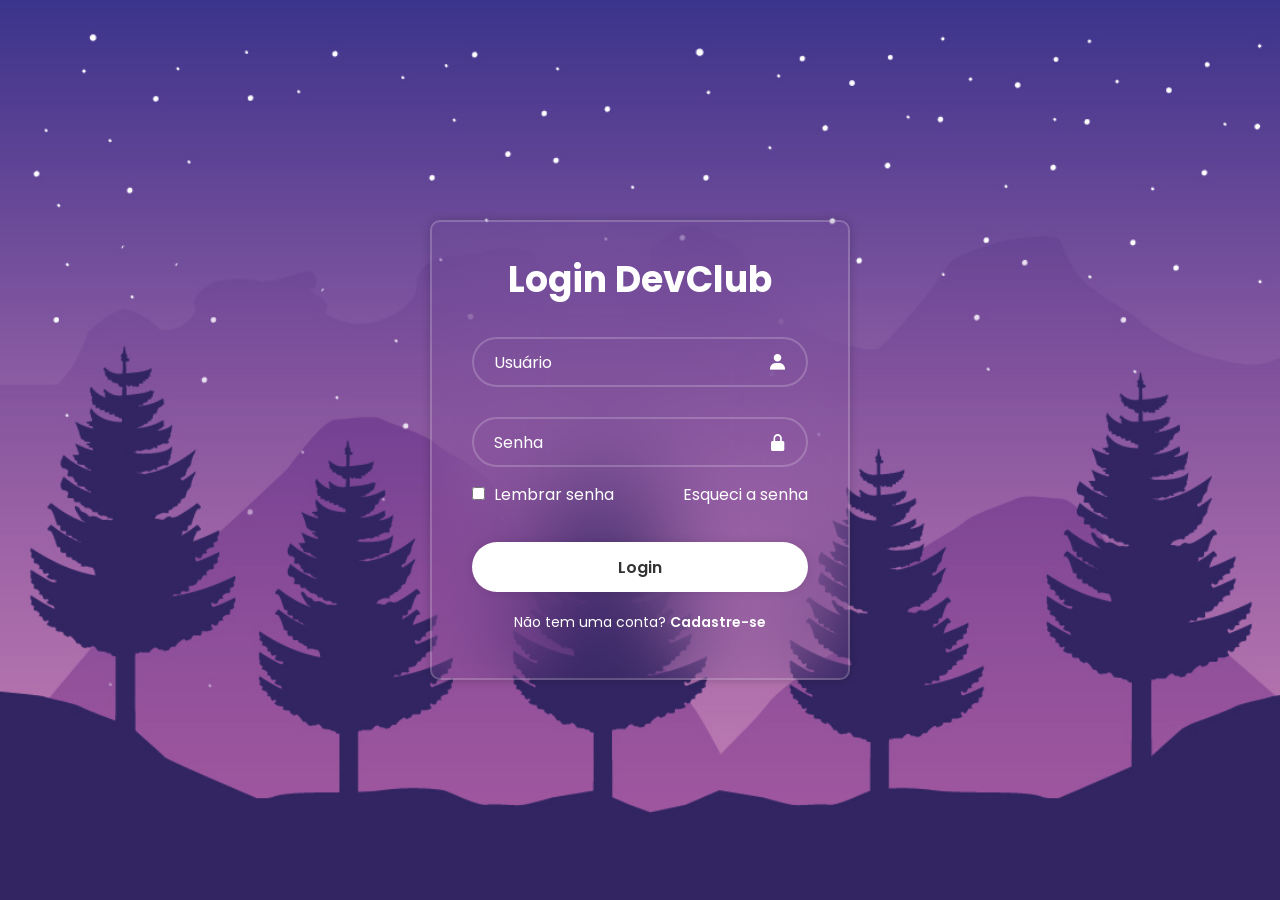
<file: ATIVIDADE SEO/index.html>
<!DOCTYPE html>
<html lang="pt-BR">
<head>
    <meta charset="UTF-8">
    <meta name="viewport" content="width=device-width, initial-scale=1.0">
    <link
      href='https://unpkg.com/boxicons@2.1.4/css/boxicons.min.css'
      rel='stylesheet'>
      <link rel="stylesheet" href="src/style.css">
      <link href="https://fonts.googleapis.com/css2?family=Poppins:ital,wght@0,100;0,200;0,300;0,400;0,500;0,600;0,700;0,800;0,900;1,100;1,200;1,300;1,400;1,500;1,600;1,700;1,800;1,900&display=swap" rel="stylesheet">
    <title>Tela de Login</title>
</head>
<body>

    <main class="container">
       <form>
        <h1>Login DevClub</h1>

        <div class="input-box">
            <input placeholder="Usuário" type="email" name="email" required>
            <i class="bx bxs-user"></i>
        </div>
        <div class="input-box">
            <input placeholder="Senha" type="password" name="password" required>
            <i class="bx bxs-lock-alt"></i>
        </div>

        <div class="remember-forgot">
            <label>
            <input type="checkbox">
            Lembrar senha
            </label>
            <a href="#">Esqueci a senha</a>
        </div>

        <button type="submit" class="login">Login</button>

        <div class="register-link">
           <p>Não tem uma conta? <a href="#">Cadastre-se</a></p>
        </div>
       </form>
    </main>
    
</body>
</html>
</file>
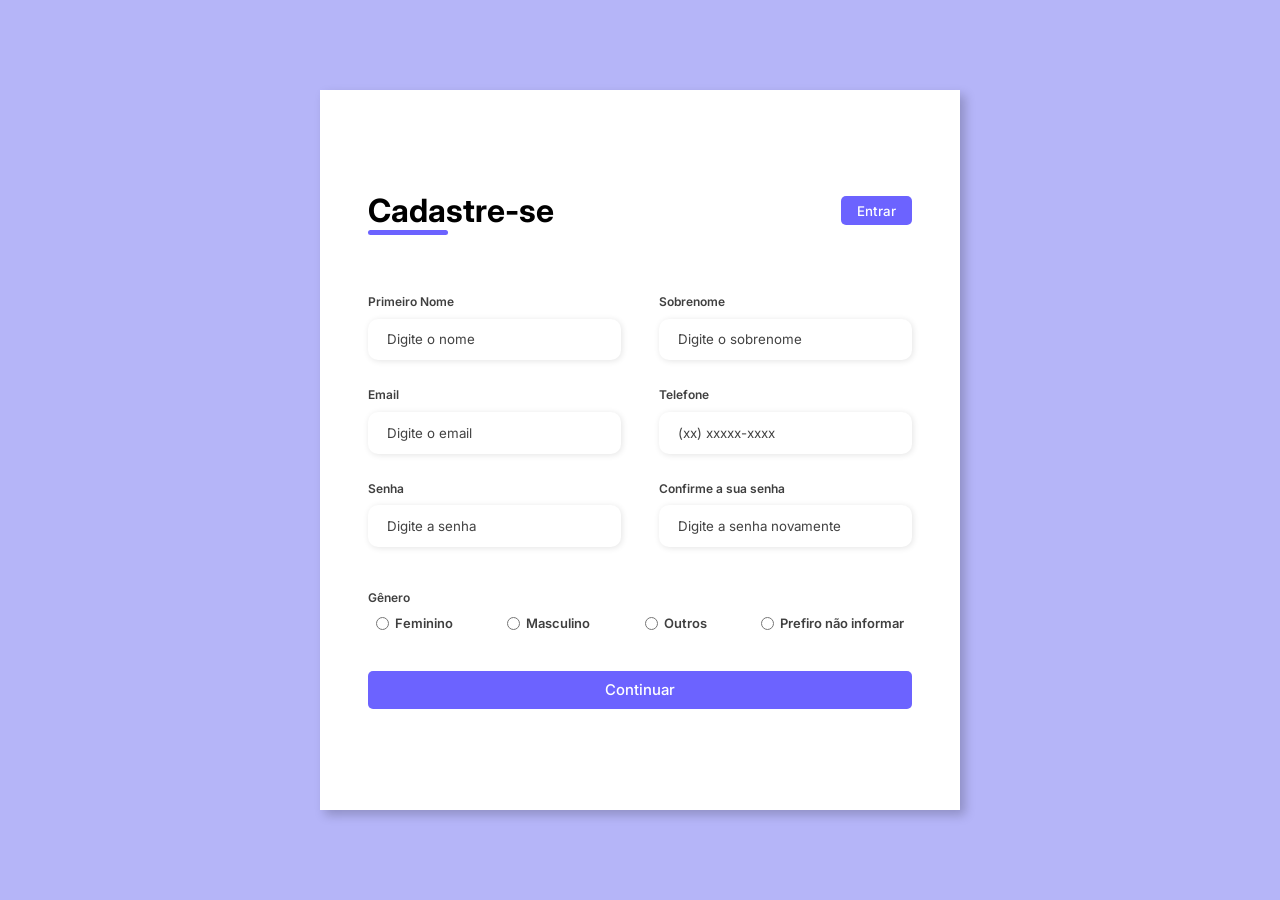
<file: Formulário de Cadastro/index.html>
<!DOCTYPE html>
<html lang="pt-BR">
<head>
    <meta charset="UTF-8">
    <meta name="viewport" content="width=device-width, initial-scale=1.0">
    <link rel="stylesheet" href="assets/css/style.css">
    <title>Formulário de Cadastro</title>
</head>
<body>
    <div class="container">
        <div class="form-image">
            <img src="assets/img/shopping.svg">
        </div>
        <div class="form">
            <form action="#">
                <div class="form-header">
                <div class="title">
                    <h1>Cadastre-se</h1>
                    </div>
                    <div class="login-button">
                        <button><a href="#">Entrar</a></button>
                    </div>
                </div>

                <div class="input-group">
                    <div class="input-box">
                        <label for="firstname">Primeiro Nome</label>
                        <input id="firstname" type="text" name="firstname" placeholder="Digite o nome" required>
                        
                    </div>

                    <div class="input-box">
                        <label for="lastname">Sobrenome</label>
                        <input id="lastname" type="text" name="lastname" placeholder="Digite o sobrenome" required>
                        
                    </div>

                    <div class="input-box">
                        <label for="email">Email</label>
                        <input id="email" type="email" name="email" placeholder="Digite o email" required>
                        
                    </div>

                    <div class="input-box">
                        <label for="number">Telefone</label>
                        <input id="number" type="tel" name="number" placeholder="(xx) xxxxx-xxxx" required>
                        
                    </div>

                    <div class="input-box">
                        <label for="password">Senha</label>
                        <input id="password" type="password" name="password" placeholder="Digite a senha" required>
                        
                    </div>
                    <div class="input-box">
                        <label for="Confirmpassword">Confirme a sua senha</label>
                        <input id="Confirmpassword" type="password" name="Confirmpassword" placeholder="Digite a senha novamente" required>
                        
                    </div>
                </div>

                <div class="gender-inputs">
                    <div class="gender-title">
                        <h6>Gênero</h6>
                    </div>

                    <div class="gender-group">
                        <div class="gender-input">
                            <input type="radio" id="female" name="gender">
                            <label for="female">Feminino</label>
                        </div>
                    
                    <div class="gender-input">
                            <input type="radio" id="male" name="gender">
                            <label for="male">Masculino</label>
                        </div>
                    
                        <div class="gender-input">
                            <input type="radio" id="others" name="gender">
                            <label for="others">Outros</label>
                        </div>    
                    
                        <div class="gender-input">
                            <input type="radio" id="none" name="gender">
                            <label for="none">Prefiro não informar</label>
                        </div>

                    </div>
                </div>


                <div class="continue-button">
                    <button><a href="#">Continuar</a></button>
                </div>
            </form>
        </div>
    </div>
    
</body>
</html>
</file>
<file: ATIVIDADE SEO/src/style.css>
* {
    margin: 0;
    padding: 0;
    box-sizing: border-box;
    font-family: "Poppins";
}

body{
    display: flex;
    justify-content: center;
    align-items: center;
    min-height: 100vh;
    background: url(../img/img.jpg);
    background-size: cover;
    background-position: center;
}

.container{
    width: 420px;
    background-color: transparent;
    border: 2px solid rgba(255, 255, 255, .2);
    border-radius: 10px;
    color: #fff;
    padding: 30px 40px;
    box-shadow: 0 0 10px rgba(0, 0, 0, .2);
    backdrop-filter: blur(50px);
}

.container h1{
    font-size: 36px;
    text-align: center;

}

.input-box{
    position: relative;
    width: 100%;
    height: 50px;
    margin: 30px 0;
}

.input-box input{
    width: 100%;
    height: 100%;
    background-color: transparent;
    border: 2px solid rgba(255, 255, 255, .2);
    border-radius: 40px;
    outline: none;
    font-size: 16px;
    color: #fff;
    padding: 20px 45px 20px 20px;
}
.input-box input::placeholder{
    color: #fff;
}

.input-box i{
    position: absolute;
    right: 20px;
    top: 50%;
    transform: translateY(-50%);
    font-size: 20px;
}

.remember-forgot{
    justify-content: space-between;
    display: flex;
    margin: -15px 0 15px;
}

.remember-forgot label input {
    accent-color: #fff;
    margin-right: 5px;
}

.remember-forgot a {
    text-decoration: none;
    color: #fff;
}

.remember-forgot a:hover{
    text-decoration: underline;
    
}

.login {
    width: 100%;
    height: 50px;
    background-color: #fff;
    border: none;
    border-radius: 40px;
    cursor: pointer;
    font-size: 16px;
    color: #333;
    font-weight: 600;
    box-shadow: 0 0 10px rgba(0, 0, 0, .1);
    margin-top: 20px;
}

.login:hover{
    background-color: transparent;
    border: 2px solid rgba(255, 255, 255, .2);
    color: #fff;
    transition: 0.5s;
}
.register-link{
    font-size: 14px;
    text-align: center;
    margin: 20px 0 15px;
}
.register-link a{
    text-decoration: none;
    color: #fff;
    font-weight: 600;

}

.register-link a:hover{
    text-decoration: underline;
}
</file>
<file: Formulário de Cadastro/assets/css/style.css>
@import url('https://fonts.googleapis.com/css2?family=Inter:ital,opsz,wght@0,14..32,100..900;1,14..32,100..900&display=swap');


*{
    padding: 0;
    margin: 0;
    box-sizing: border-box;
    font-family: 'Inter', sans-serif;
}

body {
    width: 100%;
    height: 100vh;
    display: flex;
    justify-content: center;
    align-items: center;
    background: #0c0ce94d;
}


.container{
    width: 80%;
    height: 80vh;
    display: flex;
    box-shadow: 5px 5px 10px rgba(0, 0, 0, .212);
}

.form-image {
    width: 50%;
    display: flex;
    justify-content: center;
    align-items: center;
    background-color: #fde3a7d7;
    padding: 1rem;
}

.form-image img{
    width: 31rem;
}

.form {
    width: 50%;
    display: flex;
    justify-content: center;
    align-items: center;
    flex-direction: column;
    background-color: #fff;
    padding: 3rem;
}

.form-header{
    margin-bottom: 3rem;
    display: flex;
    justify-content: space-between;
}

.login-button{
    display: flex;
    align-items: center;
}
.login-button button{
    border: none;
    background-color: #6c63ff;
    padding: 0.4rem 1rem;
    border-radius: 5px;
    cursor: pointer;

}

.login-button button:hover{

    background-color: #6b63fff1;
}

.login-button button a{
    text-decoration: none;
    font-weight: 500;
    color: #fff;
}

.form-header h1::after{
    content:  '';
    display: block;
    width: 5rem;
    height: 0.3rem;
    background-color: #6c63ff;
    margin: 0 auto;
    position: absolute;
    border-radius: 10px;
}

.input-group {

    display: flex;
    flex-wrap: wrap;
    justify-content: space-between;
    padding: 1rem 0;
}

.input-box{
    display: flex;
    flex-direction: column;
    margin-bottom: 1.1rem;
}

.input-box input{
    margin: 0.6rem 0;
    padding: 0.8rem 1.2rem;
    border: none;
    border-radius: 10px;
    box-shadow: 1px 1px 6px #0000001c;
}

.input-box input:hover {
    background-color: #eeeeee75;
}

.input-box input:focus-visible {
    outline: 1px solid #6c63ff;
}

.input-box label,
.gender-title h6 {
    font-size: 0.75rem;
    font-weight: 600;
    color: #000000c0;
}

.input-box input::placeholder  {
    color: #000000be;
}

.gender-group {
    display: flex;
    justify-content: space-between;
    margin-top: 0.62rem;
    padding: 0 0.5rem;
}

.gender-input {
    display: flex;
    align-items: center;
}

.gender-input input {
    margin-right: 0.35rem;
}

.gender-input label {
    font-size: 0.81rem;
    font-weight: 600;
    color: #000000c0;
}

.continue-button button {
    width: 100%;
    margin-top: 2.5rem;
    border: none;
    background-color: #6c63ff;
    padding: 0.62rem;
    border-radius: 5px;
    cursor: pointer;

}

.continue-button button:hover {
    background-color: #6b63fff1;
}

.continue-button button a {
    text-decoration: none;
    font-size: 0.93rem;
    font-weight: 500;
    color: #fff;
}


@media screen and (max-width:  1330px) {
    .form-image{
        display: none;
    }

    .container{
        width: 50%;
    }
    .form {
        width: 100%;
    }
}

@media screen and (max-width:1064px){

    .container{
        width: 90%;
        height: auto;
    }

    .input-group {

        flex-direction: column;
        overflow-y: scroll;
        flex-wrap: nowrap;
        max-height: 10rem;
        padding-right: 5rem;

    }

    .gender-input{
        margin-top: 2rem;
    }


    .gender-group{
        flex-direction: column;
    }

    .gender-input{
        margin-top: 0.5rem;
    }

}
</file>
